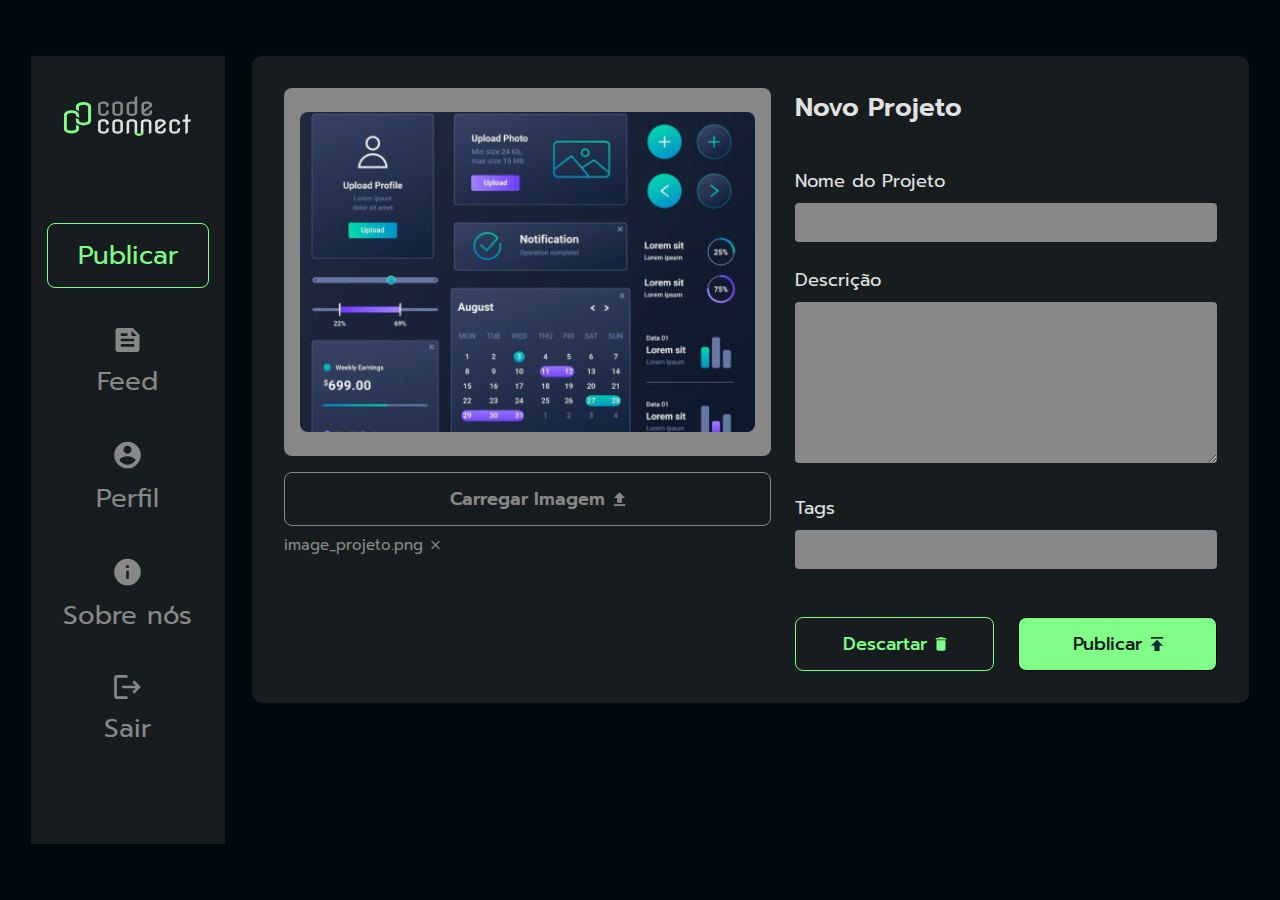
<file: index.html>
<!DOCTYPE html>
<html lang="pt-br">

<head>
    <meta charset="UTF-8">
    <meta name="viewport" content="width=device-width, initial-scale=1.0">
    <link rel="preconnect" href="https://fonts.googleapis.com">
    <link rel="preconnect" href="https://fonts.gstatic.com" crossorigin>
    <link
        href="https://fonts.googleapis.com/css2?family=Prompt:ital,wght@0,100;0,200;0,300;0,400;0,500;0,600;0,700;0,800;0,900;1,100;1,200;1,300;1,400;1,500;1,600;1,700;1,800;1,900&display=swap"
        rel="stylesheet">
    <link rel="stylesheet" href="styles/styles.css">
    <title>CodeConnect</title>
</head>

<body>
<aside>
    <img src="img/Logo.svg" alt="logo CodeConnect">
    <nav>
        <ul class="lista-links">
            <li>
                <a href="#" class="link-destaque">Publicar</a>
            </li>
            <li>
                <a href="feed.html">
                    <img src="img/feed.svg" alt="Feed">
                    Feed
                </a>
            </li>
            <li>
                <a href="perfil.html">
                    <img src="img/account_circle.svg" alt="Perfil">
                    Perfil
                </a>
            </li>
            <li>
                <a href="sobreNos.html">
                    <img src="img/info.svg" alt="Sobre nós">
                    Sobre nós
                </a>
            </li>
            <li>
                <a href="sair.html">
                    <img src="img/logout.svg" alt="Sair">
                    Sair
                </a>
            </li>
        </ul>
    </nav>
</aside>
<main>
    <div class="container-upload-imagem">
        <div class="container-imagem">
            <img src="img/imagem1.png" alt="" class="main-imagem">
        </div>
        <button id="upload-btn">Carregar Imagem</button>
        <input type="file" id="image-upload" accept="image/" style="display: none;" />
        <div class="container-imagem-nome">
        <p>image_projeto.png</p>
        <img src="img/close.svg" alt="Fechar">
        </div>
    </div>
    <div class="container-descricao">
        <h2>Novo Projeto</h2>
        <form>
            <div>
                <label for="nome">Nome do Projeto</label>
                <input type="text" id="nome" name="nome"/>
            </div>
            <div>
                <label for="descricao">Descrição</label>
                <textarea id="descricao" name="descricao"></textarea>
            </div>
            <div>
                <label for="categoria">Tags</label>
                <input type="text" name="categoria" id="input-tags"/>
            </div>

            <ul class="lista-tags" id="lista-tags"></ul>
            
            <div class="container-botoes">
                <button class="botao-descartar">Descartar</button>
                <button class="botao-publicar">Publicar</button>
            </div>
        </form>
    </div>
</main>
    <script src="./JS/scripts.js" type="module"></script>
</body>
    
</html>
</file>
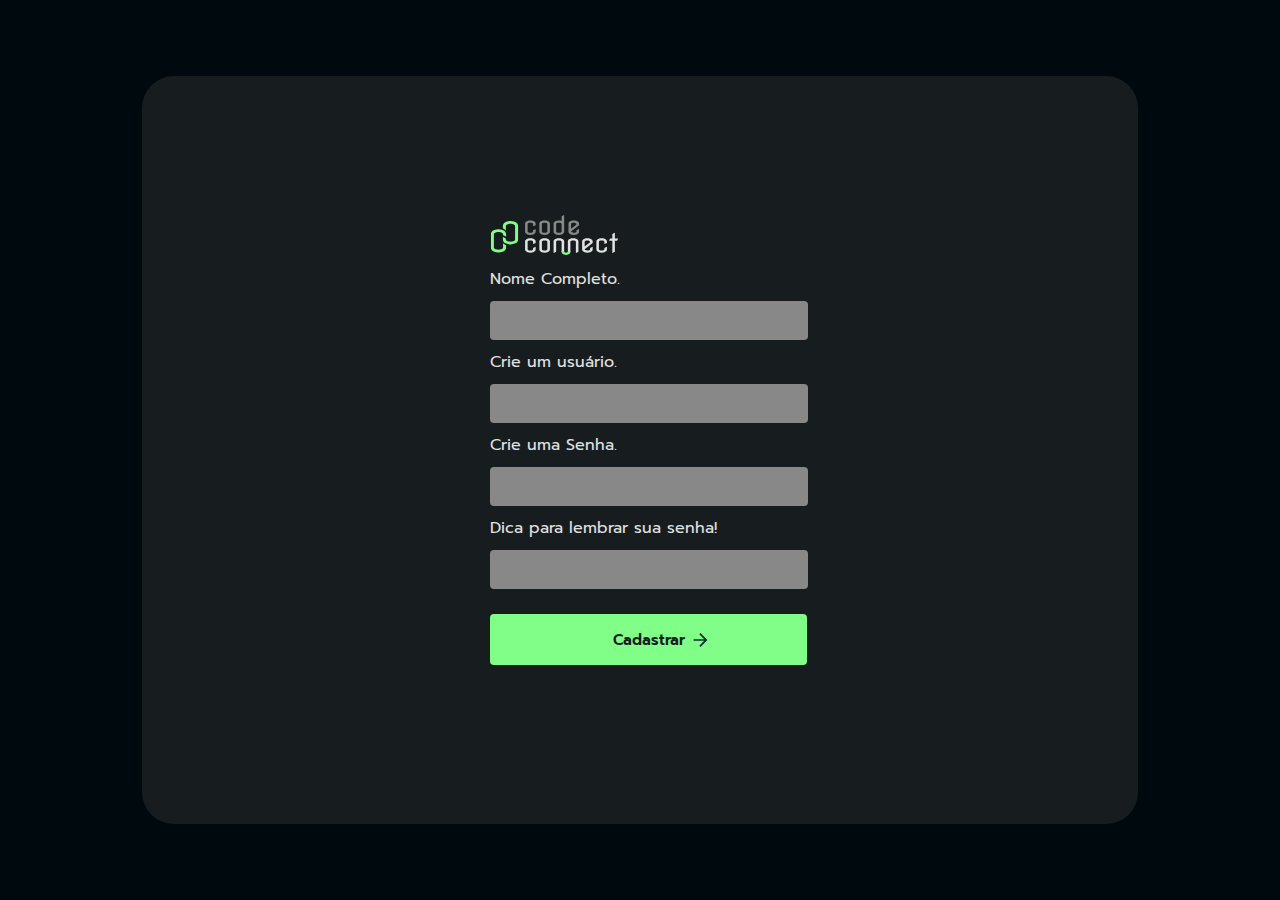
<file: criarCadastro.html>
<!DOCTYPE html>
<html lang="pt-br">
<head>
    <meta charset="UTF-8">
    <meta name="viewport" content="width=device-width, initial-scale=1.0">
    <link
    href="https://fonts.googleapis.com/css2?family=Prompt:ital,wght@0,100;0,200;0,300;0,400;0,500;0,600;0,700;0,800;0,900;1,100;1,200;1,300;1,400;1,500;1,600;1,700;1,800;1,900&display=swap"
    rel="stylesheet">
    <link rel="stylesheet" href="styles/criarCadastro.css">
    <title>CodeConnect - Cadastro</title>
</head>
 
<body>
    <div>
        <form>
            <a href="sair.html">
            <img src="img/Logo.svg"  alt="Logo CodeConnect">
            </a>
            <p>Nome Completo.</p>
            <input type="text" id="nomeCompleto" class="login-senha">
            <p>Crie um usuário.</p>
            <input type="text" id="login" class="login-senha">
            <p>Crie uma Senha.</p>
            <input type="text" id= senha class="login-senha">
            <p>Dica para lembrar sua senha!</p>
            <input type="text" id= dica-senha class="login-senha">
            <button type="submit" id="cadastrar">Cadastrar</button>
        </form>
       
    </div>
</body>

<script src="JS/criarCadastro.js"></script>


</html>
</file>
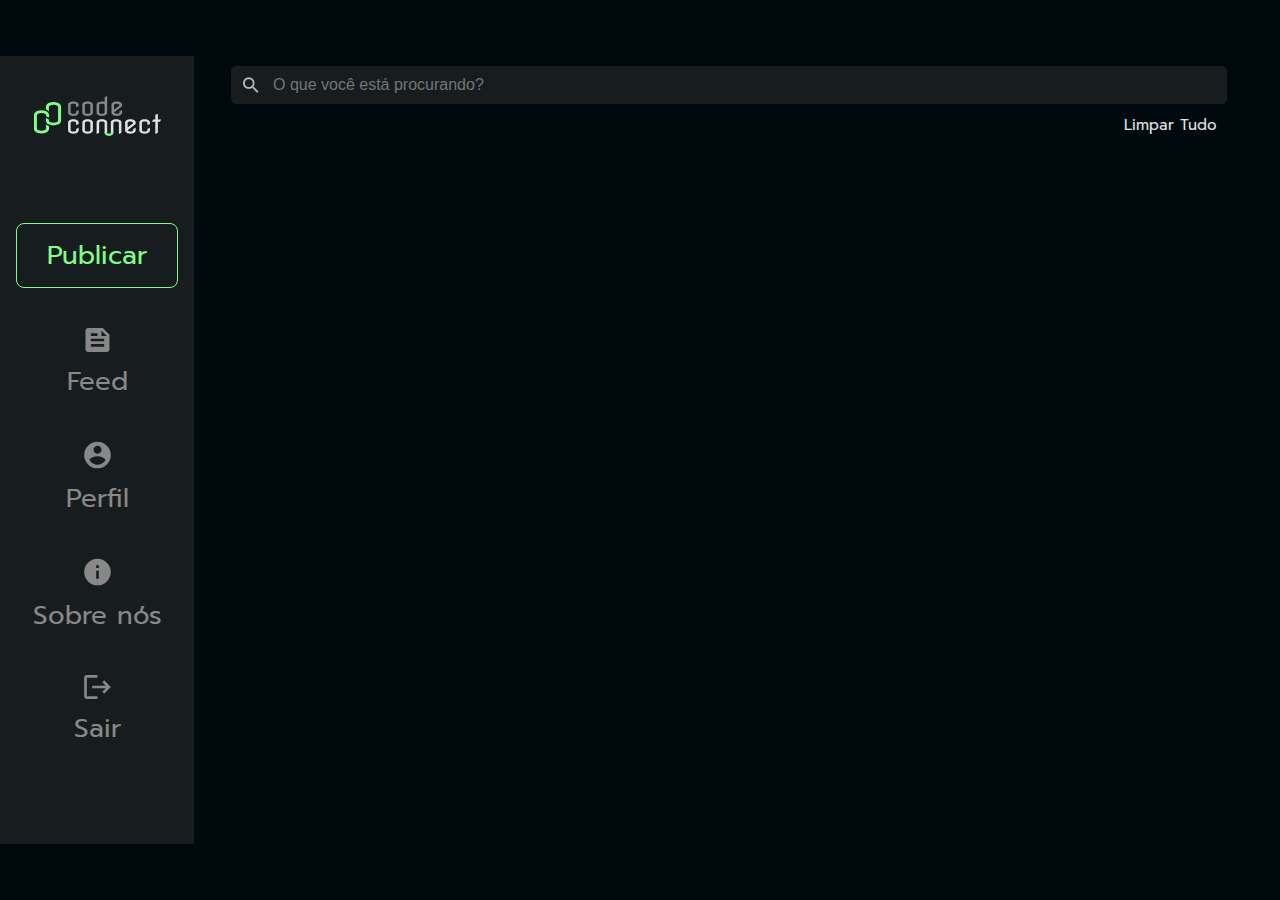
<file: feed.html>
<!DOCTYPE html>
<html lang="pt-br">
    <head>
    <meta charset="UTF-8">
    <meta name="viewport" content="width=device-width, initial-scale=1.0">
    <link rel="preconnect" href="https://fonts.googleapis.com">
    <link rel="preconnect" href="https://fonts.gstatic.com" crossorigin>
    <link
        href="https://fonts.googleapis.com/css2?family=Prompt:ital,wght@0,100;0,200;0,300;0,400;0,500;0,600;0,700;0,800;0,900;1,100;1,200;1,300;1,400;1,500;1,600;1,700;1,800;1,900&display=swap"
        rel="stylesheet">
    <link rel="stylesheet" href="./styles/feed.css">
    <title>CodeConnect - Feed</title>
</head>

<body>
    <aside>
        <img src="img/Logo.svg" alt="logo CodeConnect">
        <nav>
            <ul class="lista-links">
                <li>
                    <a href="index.html" class="link-destaque">Publicar</a>
                </li>
                <li>
                    <a href="feed.html">
                        <img src="img/feed.svg" alt="Feed">
                        Feed
                    </a>
                </li>
                <li>
                    <a href="perfil.html">
                        <img src="img/account_circle.svg" alt="Perfil">
                        Perfil
                    </a>
                </li>
                <li>
                    <a href="sobreNos.html">
                        <img src="img/info.svg" alt="Sobre nós">
                        Sobre nós
                    </a>
                </li>
                <li>
                    <a href="sair.html">
                        <img src="img/logout.svg" alt="Sair">
                        Sair
                    </a>
                </li>
            </ul>
        </nav>
    </aside>
   <main>   
    <div class = "container-search">
        <input type="search" class="search-projeto" id="search-projeto" placeholder="O que você está procurando?"/>
        <label for="search"></label>
        <div class="tag-container">
            <ul class="lista-tags" id="lista-tags">
                <ul id="listaSugestoes" style="display: none;"></ul>
            <!-- <li >
                <p >Front-end</p>
                <img src="/img/close-black.svg"  alt="Fechar">
                </li> -->
            </ul>
            <div class="limpar">
                 <button class="limpar-botao">Limpar Tudo</button>
            </div>
        </div>
    </div>
    
    <div class="container-card"></div>
    <!-- <div class ="card-projetos" id="card-projetos-feed">
        <div class = imagem-projeto>
            <img src="img/imagem1.png" alt="Pré-vizualização do Projeto" class="imagem-principal">
        </div>
            <div class="descricao-projeto">
                <h2 class="titulo-projeto">Titulo do Post do Projeto</h2>
                <p class="texto-projeto">Aqui eu vou fazer um resumo sobre o projeto que eu escrevi!Tera no minimo 3 linhas. Entao vou escrever qualquer coisa agora para ficar mais facil de estilizar.</p>
            </div>
                <div class="icones-projetos">
                            <div>
                            <img src="img/code.png" alt="Código">
                            <p class="icone-contagem">5</p>
                            </div>
                            <div>
                            <img src="img/share.png" alt="Compartilhar">
                            <p class="icone-contagem">5</p>
                            </div>
                            <div>
                            <img src="img/chat.png" alt="Comentar">
                            <p class="icone-contagem">5</p>
                            </div>
                </div>
            <div class="icone-perfil">
                <img src="./img/Captura de Tela 2024-06-11 às 15.49.57.png" alt="Perfil Thales">
                <p>@thalesvarga</p>
            </div>
    </div>
</div> --> 
   </main>
    <script src="./JS/feed.js" type="module"></script>
</body>
</html>
</file>
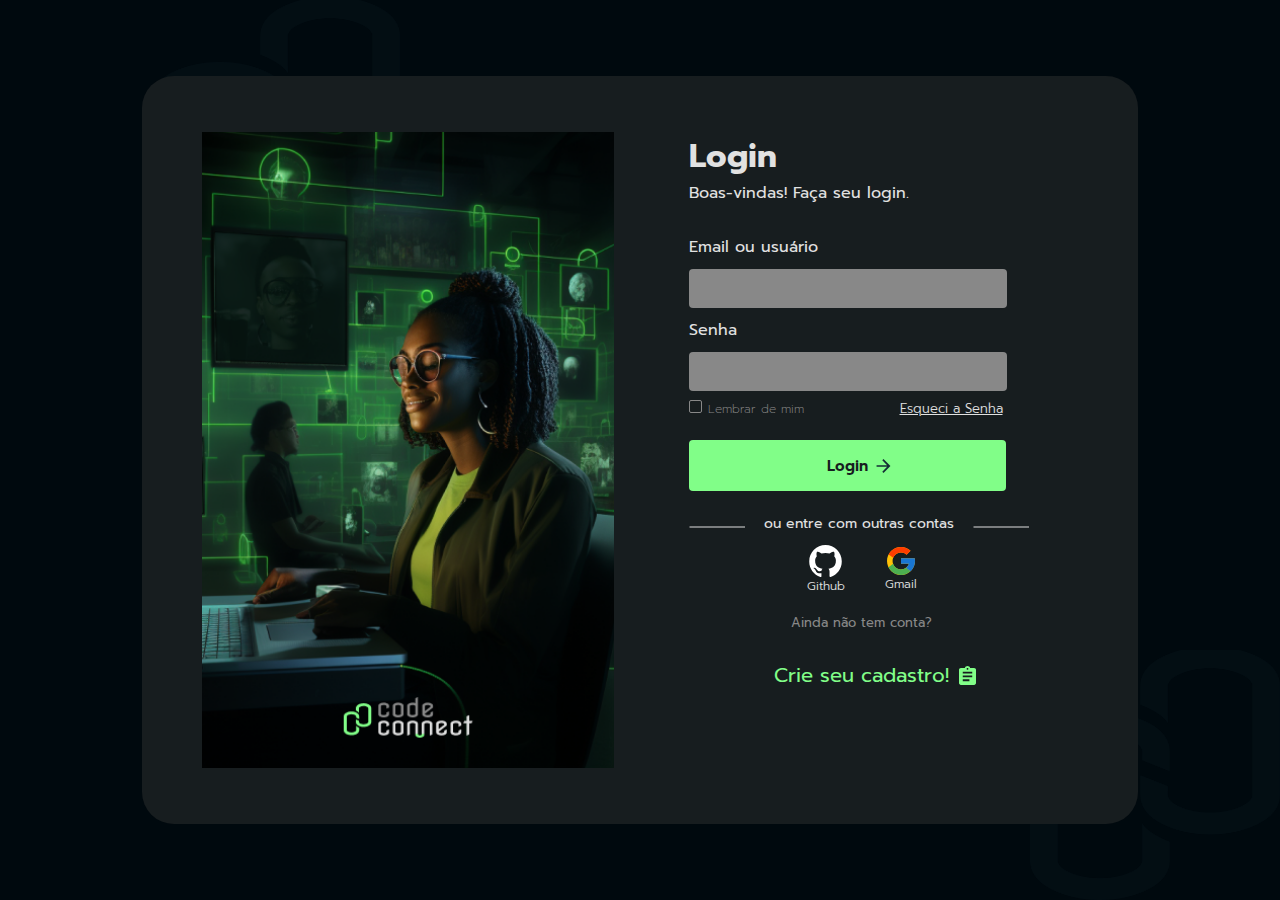
<file: sair.html>
<!DOCTYPE html>
<html lang="pt-br">
    <head>
    <meta charset="UTF-8">
    <meta name="viewport" content="width=device-width, initial-scale=1.0">
    <link rel="preconnect" href="https://fonts.googleapis.com">
    <link rel="preconnect" href="https://fonts.gstatic.com" crossorigin>
    <link
        href="https://fonts.googleapis.com/css2?family=Prompt:ital,wght@0,100;0,200;0,300;0,400;0,500;0,600;0,700;0,800;0,900;1,100;1,200;1,300;1,400;1,500;1,600;1,700;1,800;1,900&display=swap"
        rel="stylesheet">
    <link rel="stylesheet" href="./styles/sair.css">
    <title>CodeConnect - Login</title>
</head>

<body>
  <div class="simbolo1"></div>
    <main>
        <div class="container-login">
            <div class="imagem-login">
                <img src="/img/Group 2087.png" alt="Imagem de Usuario">
            </div>
                <div class="container-dados">
            <div class="dados-login">
                <h1>Login</h1>
                <p>Boas-vindas! Faça seu login.</p>    
            </div>
            <div class="formulario-login">
                <form>
                    <p>Email ou usuário</p>
                    <input type="text" id="login" class="login-senha">
                    <p>Senha</p>
                    <input type="text" id="senha" class="login-senha">
                    
                    <div>
                    <input type="checkbox" name="lembrar" id="lembrar">
                    <label for="lembrar">Lembrar de mim</label>
                    <a href="#" class="esqueci-senha">Esqueci a Senha</a>
                    </div>
                    <div class="botao">
                        <button type="submit" id="loginSubmit">Login</button>
                    </div>
                </form>
            </div>
            <div class="hr-container-login">
                <img src="img/Line 2.png" alt="Linha">
                <span> ou entre com outras contas</span>
                <img src="img/Line 2.png" alt="Linha">
             
            <div class="icones-login">
               
                    <a href="https://github.com/login">
                        <img src="img/Vector.svg" alt="Icone do Github">Github
                    </a>
                   
                    <a href="https://accounts.google.com/v3/signin/identifier?continue=https%3A%2F%2Fmail.google.com%2Fmail%2Fu%2F0%2F&emr=1&followup=https%3A%2F%2Fmail.google.com%2Fmail%2Fu%2F0%2F&ifkv=AcMMx-dL_zRxbuDrih1L_5pnehk9vL1BZ4Ye76wrGbKInn8Eh3bqWheIwiyxpn2e0rIJXQ7feaE9fA&osid=1&passive=1209600&service=mail&flowName=GlifWebSignIn&flowEntry=ServiceLogin&dsh=S1258579311%3A1729885019458745&ddm=1">
                         <img src="img/Group 2083.svg" alt="Icone do Gmail">Gmail
                    </a>
            </div>
            <div class="container-cadastro">
                <p class="sem-conta">Ainda não tem conta?</p>
                <a href="criarCadastro.html" class="cadastro">Crie seu cadastro!</a>
            </div>
        </div>
        </div>
    </main>
    <script src="/JS/sair.js" type="module"></script>        
</body>

</html>
</file>
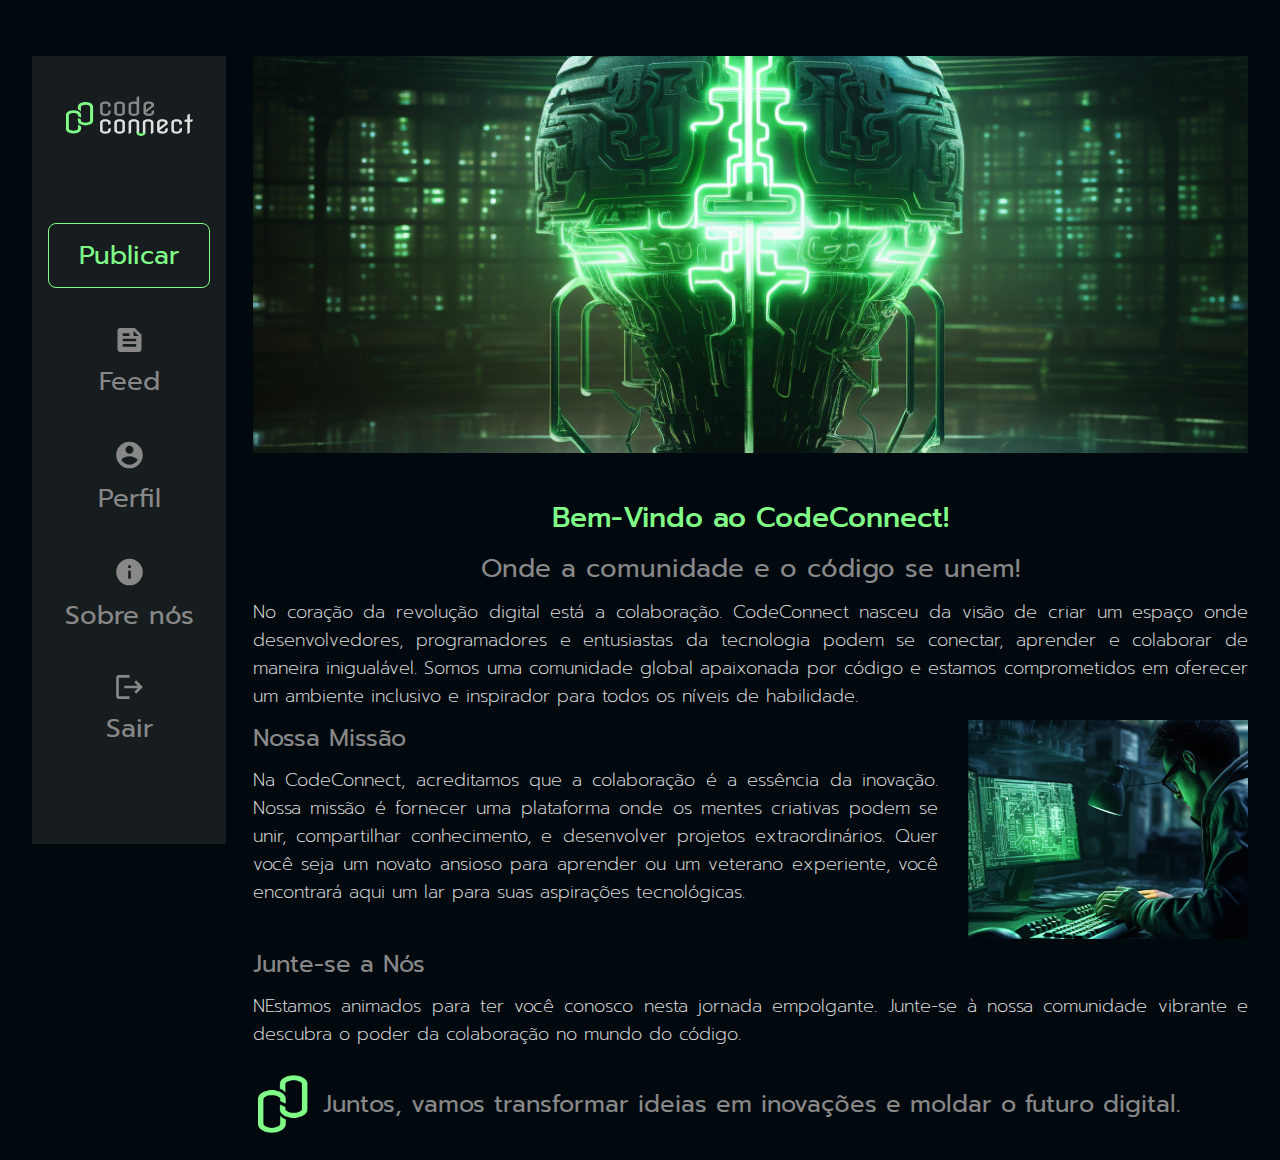
<file: sobreNos.html>
<!DOCTYPE html>
<html lang="pt-br">

<head>
    <meta charset="UTF-8">
    <meta name="viewport" content="width=device-width, initial-scale=1.0">
    <link rel="preconnect" href="https://fonts.googleapis.com">
    <link rel="preconnect" href="https://fonts.gstatic.com" crossorigin>
    <link
        href="https://fonts.googleapis.com/css2?family=Prompt:ital,wght@0,100;0,200;0,300;0,400;0,500;0,600;0,700;0,800;0,900;1,100;1,200;1,300;1,400;1,500;1,600;1,700;1,800;1,900&display=swap"
        rel="stylesheet">
    <link rel="stylesheet" href="styles/sobreNos.css">
    <title>CodeConnect - Sobre Nós</title>
</head>

<body>
    <aside>
    <img src="img/Logo.svg" alt="logo CodeConnect">
    <nav>
        <ul class="lista-links">
            <li>
                <a href="#" class="link-destaque">Publicar</a>
            </li>
            <li>
                <a href="feed.html">
                    <img src="img/feed.svg" alt="Feed">
                    Feed
                </a>
            </li>
            <li>
                <a href="perfil.html">
                    <img src="img/account_circle.svg" alt="Perfil">
                    Perfil
                </a>
            </li>
            <li>
                <a href="sobreNos.html">
                    <img src="img/info.svg" alt="Sobre nós">
                    Sobre nós
                </a>
            </li>
            <li>
                <a href="sair.html">
                    <img src="img/logout.svg" alt="Sair">
                    Sair
                </a>
            </li>
        </ul>
    </nav>
    </aside>
        <main>
            <img src="./img/tribo_aluracontent_concept_art_notebook_floating_on_a_green_lig_0654cd8c-11d2-4415-a957-20bdb6fbff65 1.png" alt="Imagem ilustrativa" class="imagem-sobrenos">
            <div class="container-descricao">
                <div class="sobrenos-titulo">
                    <h2 class="sobrenos-bemvindo">Bem-Vindo ao CodeConnect!</h2>
                    <h3 class="sobrenos-subtitulo">Onde a comunidade e o código se unem!</h3>
                    <p>No coração da revolução digital está a colaboração. CodeConnect nasceu da visão de criar um espaço onde desenvolvedores, programadores e entusiastas da tecnologia podem se conectar, aprender e colaborar de maneira inigualável. Somos uma comunidade global apaixonada por código e estamos comprometidos em oferecer um ambiente inclusivo e inspirador para todos os níveis de habilidade.</p>
                </div>
                    <div class="contanier-nossamissao">
                        <div class="sobrenos-nossamissao mission-container">
                            <h4>Nossa Missão</h4>
                            <p>Na CodeConnect, acreditamos que a colaboração é a essência da inovação. Nossa missão é fornecer uma plataforma onde os mentes criativas podem se unir, compartilhar conhecimento, e desenvolver projetos extraordinários. Quer você seja um novato ansioso para aprender ou um veterano experiente, você encontrará aqui um lar para suas aspirações tecnológicas.
                            </p>
                        </div>
                            <div class="sobrenos-imagem">
                                 <img src="./img/tribo_aluracontent_concept_art_notebook_floating_on_a_green_lig_0654cd8c-11d2-4415-a957-20bdb6fbff65 2.png" alt="Imagem ilustrativa">
                            </div>
                    </div>
                        <div class="sobrenos-juntos">
                            <h4>Junte-se a Nós</h4>
                            <p>NEstamos animados para ter você conosco nesta jornada empolgante. Junte-se à nossa comunidade vibrante e descubra o poder da colaboração no mundo do código.
                            </p>
                        </div> 
                        <div class="sobrenos-logofrase">
                            <img src="/img/a.png" alt="Logo CodeConnect">
                            <p>Juntos, vamos transformar ideias em inovações e moldar o futuro digital.</p>
                        </div>           
            </div>

        </main>
</file>
<file: styles/styles.css>
:root {
    --background-color: #00090E;
    --text-color: #E1E1E1;
    --primary-color: #81FE88;
    --secondary-color: #888888;
    --tag-color: #171D1F;
    --font-family: "Prompt", sans-serif;
    --itens-background: #171D1F;
    --font-family-codigo: "Roboto Mono", monospace;
}

* {
    box-sizing: border-box;
    margin: 0;
    padding: 0;
}

body {
    background-color: var(--background-color);
    color: var(--text-color);
    font-family: var(--font-family);

    display: flex;
    justify-content: center;
    align-items: start;

    height: 100vh;
    gap: 27px;
    padding: 56px 0;
}

aside {
    background-color: var(--itens-background);
    border-bottom: 10px;
    height: 100%;
    padding: 40px 16px;
    text-align: center;

}

.lista-links{
    display: flex;
    flex-direction: column;
    gap: 40px;
    margin-top: 80px;
    align-items: center;
    list-style-type: none;

}
.lista-links li a{
    display: flex;
    flex-direction: column;
    gap: 10px;
    align-items: center;
    text-decoration: none;
    color: var(--secondary-color);
    font-size: 26px;

}

.lista-links li:first-of-type a{
    color: var(--primary-color);

}

.link-destaque{
    border: 1px solid var(--primary-color);
    padding: 12px 30px;
    border-radius: 8px;

}

main{
    background-color: var(--itens-background);
    border-radius: 10px;
    padding: 32px;
    display: flex;
    gap: 24px;
}

h2{
    font-size: 26px;
    margin-bottom: 40px;
    font-weight: 600;
}

form{
    display: flex;
    flex-direction: column;
    gap:24px;
}
form div label{
    font-size: 18px;
    font-weight: 400;
    display: block;
    margin-bottom: 8px;

}

form div input, textarea{
    width: 100%;
    padding: 8px 16px;
    background-color: var(--secondary-color);
    border: none;
    border-radius: 4px;
    font-family: var(--font-family);
    line-height: 22.5px;
    
}

form div input {
    height: 39px;
}

textarea{
    height: 161px;

}

.lista-tags li{
    display: flex;
    background-color: var(--secondary-color);
    color: var(--background-color);
    gap: 10px;
    padding: 4px 8px;
    border-radius: 4px;

}

.lista-tags{
    display: flex;
}

.container-botoes{
    display: flex;
    gap: 24px;
    justify-content: space-between;

}

.container-botoes button{
    width: 50%;
    padding: 12px 32px 12px 12px;
    border-radius: 8px;
    text-align: center;
    font-family: var(--font-family);
    font-size: 18px;
    font-weight: 500;

}

.botao-descartar {
    background-color: var(--itens-background);
    color: var(--primary-color);
    border:1px solid var(--primary-color);
    position: relative;
}

.botao-descartar::after{
    content: "";
    background-image:url("/img/trash.svg");
    background-size: contain;
    background-repeat: no-repeat;
    width: 15px;
    height: 15px;
    display: inline-block;
    position: absolute;
    top: 50%;
    transform: translateY(-50%);
    margin-left: 8px;
}

.botao-publicar{
    background-color: var(--primary-color);
    color: var(--itens-background);
    border: 1px solid var(--background-color);
    position: relative;    
}

.botao-publicar::after{
   content: "";
   background-image: url("/img/arrow_forward2.svg");
   background-size: contain;
   background-repeat: no-repeat;
   width: 15px;
   height: 15px;
   display: inline-block;
   position: absolute;
   top: 50%;
   transform: translateY(-50%);
   margin-left: 8px;
}

.container-descricao{
    width: 422px;

}

.main-imagem{
    border-radius: 8px;
    height: 100%;
    object-fit: cover;
}

.container-imagem{
    height: 368px;
    padding: 24px 16px;
    background-color: var(--secondary-color);
    border-radius: 8px;

}

.container-upload-imagem button{
    margin: 16px 0 8px 0;
    background-color: var(--itens-background);
    border: 1px solid var(--secondary-color);
    border-radius: 8px;
    color: var(--secondary-color);
    width: 100%;
    text-align: center;
    padding:12px;
    font-family: var(--font-family);
    font-weight: 600;
    font-size: 18px;
    position: relative;

}

.container-upload-imagem button::after{
    content:"" ;
    background-image:url("/img/upload.svg");
    background-size: contain;
    background-repeat: no-repeat;
    display: inline-block;
    width: 15px;
    height: 15px;
    position: absolute;
    top: 50%;
    transform: translateY(-50%);
    margin-left: 8px;
}

.container-imagem-nome{
    display: flex;
    gap: 8px;
    color: var(--secondary-color);
    font-size: 15px;
}
</file>
<file: styles/criarCadastro.css>
:root {
    --background-color: #00090E;
    --text-color: #E1E1E1;
    --primary-color: #81FE88;
    --secondary-color: #888888;
    --tag-color: #171D1F;
    --font-family: "Prompt", sans-serif;
    --itens-background: #171D1F;
}

* {
    box-sizing: border-box;
    margin: 0;
    padding: 0;
}

body {
    background-color: var(--background-color);
    color: var(--text-color);
    font-family: var(--font-family);

    display: flex;
    justify-content: center;
    align-items: center;

   
    width: 100%;
    min-height: 100vh;
    gap: 27px;
  
}

div{
    background-color: var(--itens-background);
    width: 996px;
    height: 748px;
    border-radius: 32px;
    
    display: flex;
    flex-direction: column;
    align-items: center;
    justify-content: center;
}
 
div form{

    width: 300px;

}
 form p{
     font-size: 12px;
     color: var(--text-color);
     margin: 5px 0;
     font: var(--font-family);
 }
 
 .login-senha{
     width: 318px;
     height: 39px;
     background-color: var(--secondary-color);
     border-radius: 4px;
     border: none;
     margin: 5px 0;
     padding: 2px;
     font-family: var(--font-family);
 }

 form button{
    align-items: center;
    appearance: none;
    margin: 20px 0;
    width: 317px;
    height: 51px;
    border-radius: 4px;
    background-color:var(--primary-color);
    color: var(--tag-color);
    border: none;
    font-size: 15px;
    font-weight: 600;
    font-family: var(--font-family);
    cursor: pointer;
    position: relative;

}

button::after{
    content:"" ;
    background-image:url("/img/arrow_forward.svg");
    background-size: contain;
    background-repeat: no-repeat;
    display: inline-block;
    width: 15px;
    height: 15px;
    position: absolute;
    top: 50%;
    transform: translateY(-50%);
    margin-left: 8px;
    cursor: pointer;
}
</file>
<file: styles/feed.css>
:root {
    --background-color: #00090E;
    --text-color: #E1E1E1;
    --primary-color: #81FE88;
    --secondary-color: #888888;
    --tag-color: #171D1F;
    --font-family: "Prompt", sans-serif;
    --itens-background: #171D1F;
}

* {
    box-sizing: border-box;
    margin: 0;
    padding: 0;
}

body {
    background-color: var(--background-color);
    color: var(--text-color);
    font-family: var(--font-family);

    display: flex;
    

    height: 100vh;
    gap: 27px;
    padding: 56px 0;
}

aside {
    background-color: var(--itens-background);
    border-bottom: 10px;
    height: 100%;
    padding: 40px 16px;
    text-align: center;

}

.lista-links{
    display: flex;
    flex-direction: column;
    gap: 40px;
    margin-top: 80px;
    align-items: center;
    list-style-type: none;

}
.lista-links li a{
    display: flex;
    flex-direction: column;
    gap: 10px;
    align-items: center;
    text-decoration: none;
    color: var(--secondary-color);
    font-size: 26px;

}

.lista-links li:first-of-type a{
    color: var(--primary-color);

}

.link-destaque{
    border: 1px solid var(--primary-color);
    padding: 12px 30px;
    border-radius: 8px;
}

.container-search {
   margin: 10px;
   max-width: 996px;
   position: relative;
        
}

.search-projeto{
    border: 2px solid var(--tag-color); 
    background-color: var(--tag-color);
    color: var(--text-color);
    background-image: url("/img/search.png");
    background-repeat: no-repeat;
    background-position: 10px center;
    background-size: 16px;
    border-radius: 5px; 
    padding: 8px; 
    padding-left: 40px;
    width: 996px;
    font-size: 16px; 
    box-sizing: border-box;

}

#listaSugestoes{
    display: flex;
    flex-wrap: wrap;
    gap: 8px;
    list-style: none; /* Remove os marcadores da lista */
    padding: 0; /* Remove o espaçamento interno da lista */
    margin: 0px 0; /* Adiciona um espaçamento externo */
    background-color: var(--tag-color); /* Define a cor de fundo */
    border: 1px solid #ccc; /* Adiciona uma borda */
    border-radius: 8px; /* Arredonda as bordas */
    position: absolute; /* Posiciona a lista abaixo do input */
    width: 100%; /* Define a largura da lista */
    z-index: 1; /*Garante que a lista fique acima do input*/
   
}

#listaSugestoes li {
    padding: 4x 8px; 
    cursor: pointer;
  
} 

#listaSugestoes li:hover {
    background-color: #f0f0f0;
}

.tag-container{
    display: flex;
    justify-content: space-between;
    align-items: center;
    width: 100%;
  
  
}

.lista-tags li{
    display: flex;
    align-items: center;
    background-color: var(--secondary-color);
    color: var(--background-color);
    gap: 10px;
    padding: 4px 8px;
    border-radius: 4px;
    margin: 10px;
 
}

.lista-tags{
    display: flex;
    flex-wrap: wrap;
    padding: 0;
    /* gap: 8px; */
    /* max-width: calc(100% - 100px); */
    /* justify-content: space-between; */
    /* align-items: center; */
    list-style: none;
    margin: 0;
    flex: 1;
    overflow-x: auto;

    
}

.limpar-container{
    display: flex;
    align-items: center;
    justify-content: flex-end;
    min-width: 120px;
}

.limpar-botao{
    /* flex-shrink: 0; */
    /* margin-top: auto; */
    /* padding: 8px 16px; */
    margin: 10px;
    width: auto;
    white-space: nowrap;
    background: none;
    border: none;
    color: var(--text-color);
    font-family: var(--font-family);
    font-size: 15px;

}

.container-card{
    display: flex;
    flex-direction: row;
    flex-wrap: wrap ;
    width: 996px;
    gap: 20px;
    margin-bottom: 20px;
   
}
.card-projetos{ 
   width: 486px;
   height: 490px;
   background-color: var(--itens-background);
   position: relative;
   border-radius: 8px;
   cursor: pointer;
}

.imagem-projeto{
    height: 240px;
    width: 486px;
    padding: 15px;
    background-color: var(--secondary-color);
    border-top-left-radius: 8px;
    border-top-right-radius:8px;
}

.imagem-principal{
   width: 438px;
   border-radius: 8px;
   height: 100%;
   width: 100%;
   object-fit: cover;
}

.descricao-projeto{
    gap:16px ;
    padding: 16px;
   
}

.titulo-projeto{
    font-family: var(--font-family);
    color: var(--secondary-color);

}

.texto-projeto{
    font-family: var(--font-family);
    color: var(--secondary-color);

}

.icones-projetos{
    display: flex;
    text-align: center;
    gap: 15px;
    position: absolute;
    bottom: 12px;
    padding: 0 16px;
   
}

.icones-projetos img{
    width: 18px;
    height: 18px;
}

.icone-perfil{
    display: flex;
    align-items: center;
    gap: 10px;
    position: absolute;
    bottom: 12px;
    right: 17px;
    padding: 6px 16px;
    font-family: var(--font-family);
    font-size: 15px;
}

.icone-perfil img{
    width: 35px;
    height: 35px;
    border-radius: 50% ;
    border: 3px solid var(--itens-background);
    object-fit: cover;
}

.icone-perfil-paragrafo{
    font-family: var(--font-family);
    font-size: 15px;
   
    
}

.checkbox-lista{
    display: flex;
}
</file>
<file: styles/sair.css>
:root {
    --background-color: #00090E;
    --text-color: #E1E1E1;
    --primary-color: #81FE88;
    --secondary-color: #888888;
    --tag-color: #171D1F;
    --font-family: "Prompt", sans-serif;
    --itens-background: #171D1F;
}

* {
    box-sizing: border-box;
    margin: 0;
    padding: 0;
}

body {
    background-color: var(--background-color);
    color: var(--text-color);
    font-family: var(--font-family);

    display: flex;
    justify-content: center;
    align-items: center;

    height: 100vh;
    gap: 27px;
  
}

main{
    background-color: var(--itens-background);
    width: 996px;
    height: 748px;
    border-radius: 32px;
    
    display: flex;
    align-items: center;
    justify-content: center;
}

.simbolo1{
   background-image: url("/img/Símbolo.png"), url("/img/Símbolo.png");
   background-size: 250px 250px;
   background-position: 150px top,right bottom;
   opacity: 0.5;
   background-repeat: no-repeat, no-repeat;
   width: 100%;
   height: 100%;
   position:fixed;
   z-index: -1;
}

.container-login{
   display: flex;

}

.imagem-login{
    display: flex;
    width: 407px;
    height: 636px;  
}

.container-dados{
   width: 410px;
   margin: 0 30px ;
   padding-left: 50px;
  
   display: flex;
   flex-direction: column;

}

.dados-login{
  margin: 0  0 25px 0 ;
}

form p{
    font-size: 12px;
    color: var(--text-color);
    margin: 5px 0;
    font: var(--font-family);
}

.login-senha{
    width: 318px;
    height: 39px;
    background-color: var(--secondary-color);
    border-radius: 4px;
    border: none;
    margin: 5px 0;
    padding: 2px;
    font-family: var(--font-family);
}

form [type="checkbox"]{
    appearance: none;
    border: 1px solid var(--secondary-color);
    width: 13px;
    height: 13px;
    cursor: pointer;
    border-radius: 2px;
    align-items: center;
    color: var(--primary-color);
    position: relative;
}

form [type="checkbox"]:checked::before{
    content: "";
    position: absolute;
    top: 2px;
    left: 3px;
    width: 4px;
    height: 4px;
    border: 2px solid var(--primary-color);
    border-left: none;
    border-bottom: none;
    transform: rotate(210deg)scaleY(-1);
   
}

label{
    color: var(--secondary-color);
    font-size: 12px;
    font-weight: 200;
    font-family: var(--font-family);
}

.esqueci-senha{
    text-decoration: none;
    color:var(--text-color);
    text-decoration: underline;
    font-size: 13px;
    font-weight: 300;
    font-family: var(--font-family);
    padding-left: 90px;
    justify-content: space-between;
    cursor: pointer;
}

.botao button{
    align-items: center;
    appearance: none;
    margin: 20px 0;
    width: 317px;
    height: 51px;
    border-radius: 4px;
    background-color:var(--primary-color);
    color: var(--tag-color);
    border: none;
    font-size: 15px;
    font-weight: 600;
    font-family: var(--font-family);
    cursor: pointer;
    position: relative;

}

.botao button::after{
    content:"" ;
    background-image:url("/img/arrow_forward.svg");
    background-size: contain;
    background-repeat: no-repeat;
    display: inline-block;
    width: 15px;
    height: 15px;
    position: absolute;
    top: 50%;
    transform: translateY(-50%);
    margin-left: 8px;
}

.hr-container-login {
    align-items: center;
    width: 346px;
   
}

.hr-container-login span{
    font-size: 14px;
    font-weight: 400;
    font-family: var(--font-family);
    text-align: center;
    margin: 13px;
}

.icones-login {
    display: flex; 
    gap: 20px;
    justify-content: center; 
    align-items: center;
}

.icones-login a{
  text-decoration: none;
  text-align: center;
  display: flex; 
  flex-direction: column; 
  align-items: center; 
  margin: 10px; 
  color: var(--text-color);
  font-size: 12px;
  font-weight: 300;
}

.icone-login img {
  align-items: center;
  width: 30px; 
  height: 30px; 
  margin-bottom: 10px; 
}

.container-cadastro{
    display: flex;
    flex-direction: column;
    align-items: center;
}

.sem-conta{
    text-decoration: none;
    color: var(--secondary-color);
    font-size: 13px;
    margin: 8px;
    
}

.cadastro{
    text-decoration: none;
    font-size: 20px;
    color:var(--primary-color);
    margin-top: 20px;
    align-items: center;
    position: relative;
    cursor: pointer;

}

.cadastro::after{
    content:"" ;
    background-image:url("/img/assignment.svg");
    background-size: contain;
    background-repeat: no-repeat;
    display: inline-block;
    width: 20px;
    height: 20px;
    position: absolute;
    top: 50%;
    transform: translateY(-50%);
    margin-left: 10px;
    cursor: pointer;
}
</file>
<file: styles/sobreNos.css>
:root {
    --background-color: #00090E;
    --text-color: #E1E1E1;
    --primary-color: #81FE88;
    --secondary-color: #888888;
    --tag-color: #171D1F;
    --font-family: "Prompt", sans-serif;
    --itens-background: #171D1F;
    --font-family-codigo: "Roboto Mono", monospace;
}

* {
    box-sizing: border-box;
    margin: 0;
    padding: 0;
}

body {
    background-color: var(--background-color);
    color: var(--text-color);
    font-family: var(--font-family);

    display: flex;
    justify-content: center;
    align-items: start;

    height: 100vh;
    gap: 27px;
    padding: 56px 0;
}

aside {
    background-color: var(--itens-background);
    border-bottom: 10px;
    height: 100%;
    padding: 40px 16px;
    text-align: center;

}

.lista-links{
    display: flex;
    flex-direction: column;
    gap: 40px;
    margin-top: 80px;
    align-items: center;
    list-style-type: none;

}

.lista-links li a{
    display: flex;
    flex-direction: column;
    gap: 10px;
    align-items: center;
    text-decoration: none;
    color: var(--secondary-color);
    font-size: 26px;

}

.lista-links li:first-of-type a{
    color: var(--primary-color);

}

.link-destaque{
    border: 1px solid var(--primary-color);
    padding: 12px 30px;
    border-radius: 8px;

}

main{
    width: 995px;

}

.container-sobrenos{
    display: flex;
    height: 365px;
    margin: 5px 0px 15px 0px;
}

.sobrenos-bemvindo{
    text-align: center;
    margin-top: 36px;
    font-size: 28px;
    font-family: var(--font-family);
    color: var(--primary-color);
    font-weight: 500;
    
}

.sobrenos-subtitulo{
    text-align: center;
    font-size: 26px;
    margin: 10px 0px;
    color: var(--secondary-color);
    font-weight: 400;

}

.sobrenos-titulo p {
    font-size: 18px;
    font-weight: 200;
    margin: 10px 0px;
    text-align: justify;
}

.contanier-nossamissao{
    display:flex;
    align-items: flex-start;
  
}

.sobrenos-nossamissao{
    flex: 1;
    margin-right:20px;

}

.sobrenos-nossamissao h4{
    font-size: 24px;
    margin-bottom: 10px;
    color: var(--secondary-color);
    font-weight: 400;
   
}

.sobrenos-nossamissao p{
    font-size: 18px;
    text-align: justify;
    font-weight: 200;

}

.sobrenos-imagem{
    flex: 0 0 280px;
    margin-left: 10px;

}
.sobrenos-imagem img{
    max-width: 100%;
    height: auto;
}

.sobrenos-juntos h4{
    font-size: 24px;
    margin-bottom: 10px;
    color: var(--secondary-color);
    font-weight: 400;
}

.sobrenos-juntos p{
    font-size: 18px;
    text-align: justify;
    font-weight: 200;
}

.sobrenos-logofrase{
    display: flex;
    align-items: center;
    margin: 20px 0;
}

.sobrenos-logofrase img{
    width: 50px;
    margin: 5px;
}

.sobrenos-logofrase p{
    margin-left: 10px;
    font-size: 24px;
    line-height: 3;
    text-align: justify;
    color: var(--secondary-color);
}
</file>
